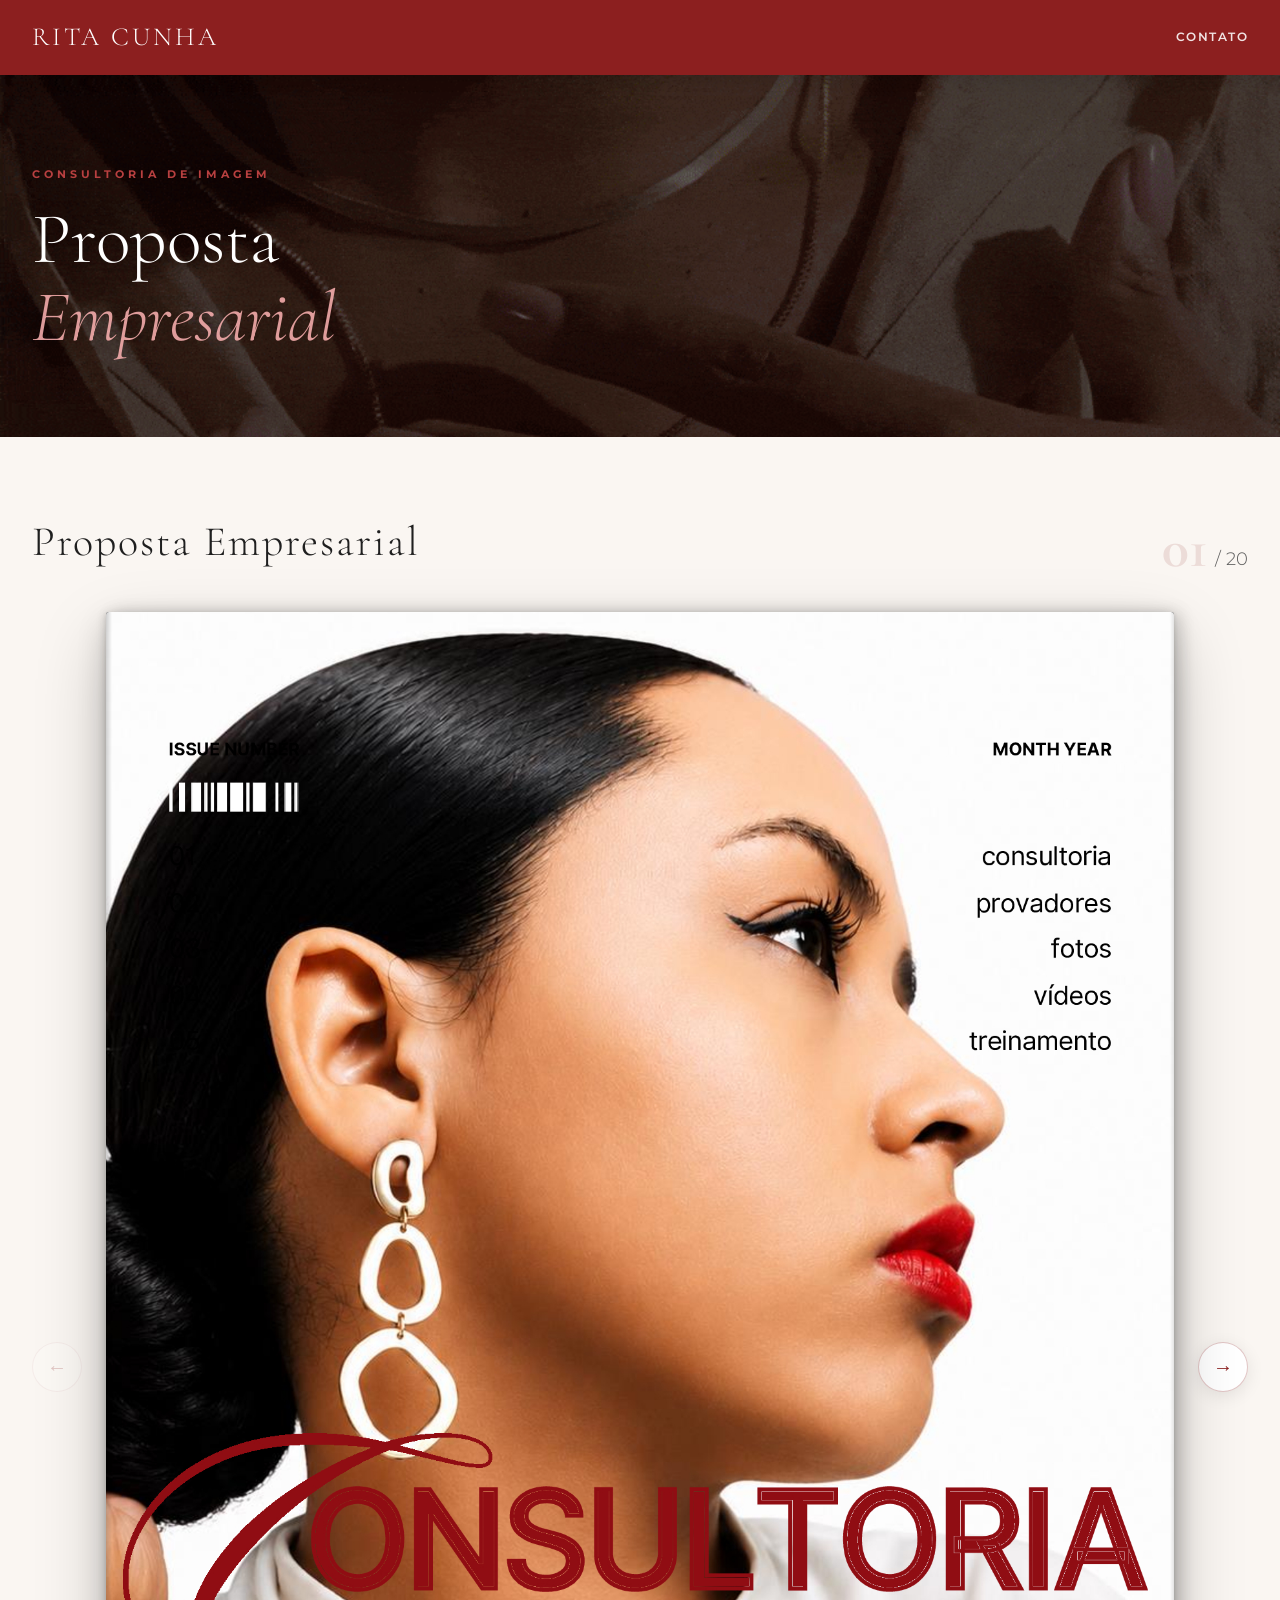
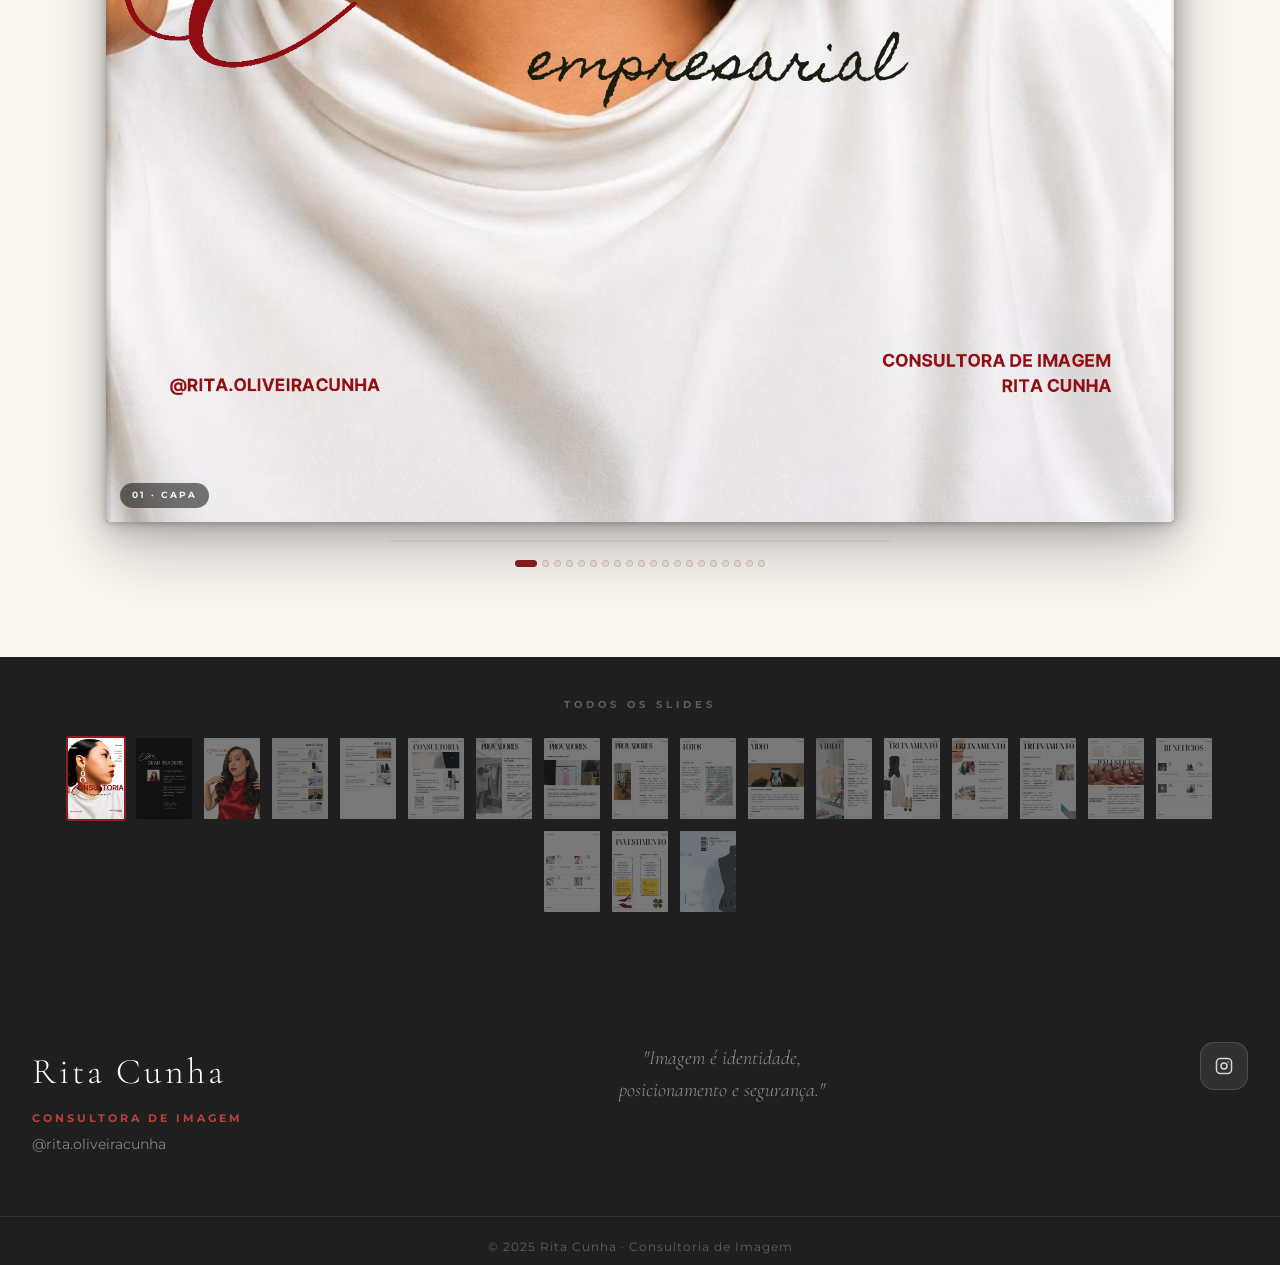
<file: index.html>
<!DOCTYPE html>
<html lang="pt-BR">
<head>
  <meta charset="UTF-8"/>
  <meta name="viewport" content="width=device-width, initial-scale=1.0"/>
  <title>Proposta Empresarial — Rita Cunha · Consultoria de Imagem</title>
  <link rel="preconnect" href="https://fonts.googleapis.com">
  <link rel="preconnect" href="https://fonts.gstatic.com" crossorigin>
  <link href="https://fonts.googleapis.com/css2?family=Cormorant+Garamond:ital,wght@0,300;0,400;0,600;1,300;1,400&family=Montserrat:wght@400;500;600;700;800&display=swap" rel="stylesheet">
  <style>
    *,*::before,*::after{margin:0;padding:0;box-sizing:border-box}
    :root{
      --vinho:#8c1f1f;--vinho-dk:#6a1616;--vinho-lt:#b84040;
      --creme:#faf6f2;--bege:#f0e8e0;--cinza:#5c5c5c;
      --escuro:#1f1f1f;--branco:#ffffff;
      --font-serif:'Cormorant Garamond',Georgia,serif;
      --font-sans:'Montserrat',Arial,sans-serif;
      --trans:.3s ease;
    }
    html{scroll-behavior:smooth}
    body{font-family:var(--font-sans);color:var(--escuro);background:var(--creme);line-height:1.65}
    .container{width:95%;max-width:1400px;margin:auto}

    /* TOPBAR */
    .topbar{background:var(--vinho);padding:16px 0;color:var(--branco);position:sticky;top:0;z-index:1000;transition:padding var(--trans),box-shadow var(--trans);box-shadow:0 2px 16px rgba(0,0,0,.12)}
    .topbar.scrolled{padding:10px 0;box-shadow:0 4px 24px rgba(0,0,0,.22)}
    .nav{display:flex;justify-content:space-between;align-items:center}
    .logo-text{font-family:var(--font-serif);font-size:26px;font-weight:300;letter-spacing:3px;color:var(--branco);text-transform:uppercase;text-decoration:none}
    .nav-right{display:flex;align-items:center;gap:32px}
    .menu{display:flex;gap:28px}
    .menu a{color:rgba(255,255,255,.88);text-decoration:none;font-weight:600;font-size:12px;letter-spacing:1.5px;transition:color var(--trans);position:relative;padding-bottom:2px}
    .menu a::after{content:'';position:absolute;left:0;bottom:-2px;width:0;height:1px;background:var(--branco);transition:width var(--trans)}
    .menu a:hover{color:var(--branco)}.menu a:hover::after{width:100%}
    .menuBtn{display:none;background:none;border:none;cursor:pointer;padding:4px}
    .menuBtn span{display:block;width:24px;height:2px;background:var(--branco);margin:6px 0;border-radius:2px;transition:transform var(--trans),opacity var(--trans)}
    .menuBtn.is-active span:nth-child(1){transform:translateY(8px) rotate(45deg)}
    .menuBtn.is-active span:nth-child(2){opacity:0}
    .menuBtn.is-active span:nth-child(3){transform:translateY(-8px) rotate(-45deg)}

    /* HERO */
    .hero-proposta{background:var(--escuro);padding:90px 0 80px;position:relative;overflow:hidden}
    /* GIF de vídeo como fundo — substitui o degradê vermelho/preto */
    .hero-proposta .hero-video-bg{
      position:absolute;inset:0;
      width:100%;height:100%;
      object-fit:cover;
      object-position:center center;
      z-index:0;
      pointer-events:none;
    }
    /* Overlay escuro leve para garantir legibilidade do texto sobre o GIF */
    .hero-proposta::before{content:'';position:absolute;inset:0;background:rgba(0,0,0,.38);z-index:1}
    .hero-proposta-inner{position:relative;z-index:2;display:flex;align-items:flex-end;justify-content:space-between;gap:40px;flex-wrap:wrap}
    .hero-proposta-tag{font-size:11px;font-weight:700;letter-spacing:4px;color:var(--vinho-lt);text-transform:uppercase;margin-bottom:18px}
    .hero-proposta h1{font-family:var(--font-serif);font-size:clamp(38px,6vw,72px);font-weight:300;line-height:1.08;color:var(--branco)}
    /* "Proposta" agora tem a mesma cor de "Empresarial" */
    .hero-proposta h1 .txt-proposta{font-style:normal;color:rgba(#ffffff)}
    .hero-proposta h1 em{font-style:italic;color:rgba(255,180,180,.85)}

    /* MAGAZINE SECTION */
    .magazine-section{padding:70px 0 90px;background:var(--creme)}
    .mag-header{display:flex;align-items:flex-end;justify-content:space-between;margin-bottom:36px;flex-wrap:wrap;gap:16px}
    .mag-header-left p{font-size:11px;font-weight:700;letter-spacing:4px;color:var(--vinho);text-transform:uppercase;margin-bottom:8px}
    .mag-header-left h2{font-family:var(--font-serif);font-size:clamp(28px,4vw,42px);font-weight:300;letter-spacing:2px;color:var(--escuro)}
    .mag-counter{font-family:var(--font-serif);font-size:56px;font-weight:300;color:rgba(140,31,31,.12);line-height:1;display:flex;align-items:flex-end;gap:2px}
    .mag-counter span{font-size:18px;font-weight:300;color:var(--cinza);margin-bottom:8px;font-family:var(--font-sans)}

    /* ═══════════════════════════════════════════
       FLIPBOOK — layout e estrutura
    ═══════════════════════════════════════════ */
    .flipbook-row{
      display:flex;
      align-items:center;
      justify-content:center;
      gap:24px;
    }

    .side-btn{
      flex-shrink:0;
      width:50px;height:50px;border-radius:50%;
      border:1.5px solid rgba(140,31,31,.25);
      background:var(--branco);color:var(--vinho);
      cursor:pointer;font-size:20px;
      display:flex;align-items:center;justify-content:center;
      box-shadow:0 4px 18px rgba(0,0,0,.09);
      transition:all var(--trans);
    }
    .side-btn:hover:not(:disabled){
      background:var(--vinho);color:var(--branco);
      transform:scale(1.08);
      box-shadow:0 8px 26px rgba(140,31,31,.26);
    }
    .side-btn:active:not(:disabled){transform:scale(0.95)}
    .side-btn:disabled{opacity:.22;cursor:default;box-shadow:none}

    /* O "livro" — proporção A4 retrato */
    .book-wrap{
      flex:1;
      max-width:1200px;
      position:relative;
    }

    /*
      .book-viewport: janela recortada, overflow:hidden
      Dentro dela ficam os Slides num track que desliza
    */
    .book-viewport{
      width:100%;
      aspect-ratio:1/1.4142;
      position:relative;
      overflow:hidden;
      border-radius:3px;
      /* Sombra realista de livro — mais forte na direita (lombada) */
      box-shadow:
        0 2px 4px rgba(0,0,0,.10),
        0 10px 30px rgba(0,0,0,.16),
        0 28px 70px rgba(0,0,0,.22),
        6px 0 16px rgba(0,0,0,.14),
        -3px 0 8px rgba(0,0,0,.07);
      background:#111;
      /* Perspectiva para efeito 3D nos Slides */
      perspective:900px;
    }

    /*
      Sombra de lombada no centro — linha sutil de profundidade
    */
    .book-viewport::before{
      content:'';position:absolute;
      top:0;bottom:0;left:0;width:6px;
      background:linear-gradient(to right,rgba(0,0,0,.18),transparent);
      z-index:50;pointer-events:none;
    }
    .book-viewport::after{
      content:'';position:absolute;
      top:0;bottom:0;right:0;width:4px;
      background:linear-gradient(to left,rgba(0,0,0,.10),transparent);
      z-index:50;pointer-events:none;
    }

    /*
      .Slidetrack: container de todos os Slides lado a lado
      Cada Slide tem width:100% do viewport
      A transição é feita com translateX
    */
    .Slidetrack{
      display:flex;
      height:100%;
      /* transition controlada via JS */
      will-change:transform;
    }

    .Slideitem{
      flex:0 0 100%;
      height:100%;
      position:relative;
      overflow:hidden;
    }

    .Slideitem img{
      width:100%;height:100%;
      object-fit:cover;display:block;
      user-select:none;-webkit-user-drag:none;pointer-events:none;
    }

    /*
      Overlay de sombra direcional que aparece durante a transição
      Simula a curvatura da página sendo virada
    */
    .Slideitem .page-shadow{
      position:absolute;inset:0;
      pointer-events:none;
      opacity:0;
      transition:opacity .1s;
      background:linear-gradient(to right,rgba(0,0,0,.22),transparent 40%,transparent 60%,rgba(0,0,0,.12));
    }
    .Slidetrack.sliding .Slideitem .page-shadow{
      opacity:1;
    }

    /* Badge e número */
    .Slidebadge{
      position:absolute;bottom:14px;left:14px;
      background:rgba(0,0,0,.52);backdrop-filter:blur(6px);
      color:rgba(255,255,255,.92);
      font-size:9px;font-weight:700;letter-spacing:2px;
      padding:5px 12px;border-radius:50px;text-transform:uppercase;
      pointer-events:none;z-index:100;
    }
    .Slidenum{
      position:absolute;bottom:14px;right:14px;
      font-size:10px;font-weight:500;color:rgba(255,255,255,.30);
      letter-spacing:1px;z-index:100;pointer-events:none;
    }

    /* PROGRESS + DOTS */
    .progress-wrap{
      width:100%;max-width:500px;
      margin:18px auto 0;
      height:2px;background:var(--bege);border-radius:1px;overflow:hidden;
    }
    .progress-fill{height:100%;background:var(--vinho);border-radius:1px;transition:width .4s ease}

    .mag-controls{display:flex;align-items:center;justify-content:center;gap:16px;margin-top:18px;flex-wrap:wrap}
    .dots-strip{display:flex;gap:5px;align-items:center;flex-wrap:wrap;justify-content:center;max-width:340px}
    .dot{
      width:7px;height:7px;border-radius:50%;
      background:var(--bege);border:1px solid rgba(140,31,31,.18);
      cursor:pointer;transition:all .22s;padding:0;
    }
    .dot.active{background:var(--vinho);width:22px;border-radius:3px;border-color:var(--vinho)}

    /* THUMBNAILS */
    .thumbs-section{background:var(--escuro);padding:40px 0 50px}
    .thumbs-title{font-size:10px;font-weight:700;letter-spacing:4px;text-transform:uppercase;color:rgba(255,255,255,.28);margin-bottom:18px;text-align:center}
    .thumbs-strip{display:flex;gap:8px;overflow-x:auto;padding:4px 5% 8px;scrollbar-width:thin;scrollbar-color:var(--vinho) #333;justify-content:center;flex-wrap:wrap}
    .thumbs-strip::-webkit-scrollbar{height:4px}
    .thumbs-strip::-webkit-scrollbar-track{background:#333}
    .thumbs-strip::-webkit-scrollbar-thumb{background:var(--vinho);border-radius:2px}
    .thumb{
      flex-shrink:0;width:60px;height:85px;
      border-radius:3px;overflow:hidden;
      border:2px solid transparent;cursor:pointer;
      transition:all .2s;opacity:.42;
    }
    .thumb img{width:100%;height:100%;object-fit:cover;display:block}
    .thumb:hover{opacity:.75;transform:translateY(-3px)}
    .thumb.active{border-color:var(--vinho);opacity:1}

    /* FOOTER */
    .footer{background:var(--escuro);color:var(--branco);padding:70px 0 0}
    .footerInner{display:flex;justify-content:space-between;align-items:flex-start;gap:40px;padding-bottom:60px}
    .footer-brand h3{font-family:var(--font-serif);font-size:36px;font-weight:300;letter-spacing:3px}
    .cargo{color:var(--vinho-lt);font-weight:700;font-size:11px;letter-spacing:3px;margin:8px 0 6px}
    .footer-ig{color:rgba(255,255,255,.45);font-size:14px}
    .footer-center{max-width:280px;text-align:center}
    .footer-quote em{font-family:var(--font-serif);font-size:20px;font-weight:300;font-style:italic;color:rgba(255,255,255,.5);line-height:1.6}
    .socials{display:flex;gap:12px;align-items:center}
    .social{width:48px;height:48px;border-radius:14px;background:rgba(255,255,255,.08);border:1px solid rgba(255,255,255,.14);display:flex;align-items:center;justify-content:center;color:rgba(255,255,255,.8);text-decoration:none;transition:transform var(--trans),background var(--trans)}
    .social:hover{transform:translateY(-5px);background:var(--vinho);border-color:transparent;color:var(--branco)}
    .footer-bottom{border-top:1px solid rgba(255,255,255,.08);padding:20px 5%;text-align:center;font-size:12px;color:rgba(255,255,255,.28);letter-spacing:1px}

    /* RESPONSIVE */
    @media(max-width:640px){
      .flipbook-row{gap:10px}
      .side-btn{width:38px;height:38px;font-size:15px}
      .book-wrap{max-width:100%}
      .mag-counter{display:none}
    }
    @media(max-width:768px){
      .footerInner{flex-direction:column;align-items:center;text-align:center;gap:40px}
      .footer-center{max-width:100%}
      .menu{display:none;flex-direction:column;background:var(--vinho-dk);position:absolute;right:20px;top:60px;padding:20px 28px;border-radius:14px;box-shadow:0 12px 40px rgba(0,0,0,.3);gap:18px;min-width:180px}
      .menu.is-open{display:flex}
      .menu a{font-size:13px}
      .menuBtn{display:block}
      .topbar{position:relative}
    }
    @media(max-width:480px){.hero-proposta h1{font-size:34px}}
  </style>
</head>
<body>

<header class="topbar" id="topo">
  <div class="container nav">
    <a class="logo-text" href="index.html">Rita Cunha</a>
    <button id="menuBtn" class="menuBtn" aria-label="Abrir menu" aria-expanded="false">
      <span></span><span></span><span></span>
    </button>
    <div class="nav-right">
      <nav id="menu" class="menu" aria-label="Menu principal">
        <a href="https://www.instagram.com/rita.oliveiracunha/" target="_blank" rel="noopener">CONTATO</a>
      </nav>
    </div>
  </div>
</header>

<section class="hero-proposta">
  <!-- GIF de vídeo como fundo — coloque seu arquivo em assets/hero-bg.gif (960x540 recomendado) -->
  <img class="hero-video-bg" src="assets/hero-bg.gif" alt="" aria-hidden="true">
  <div class="container hero-proposta-inner">
    <div>
      <p class="hero-proposta-tag">Consultoria de Imagem</p>
      <h1><span class="txt-proposta">Proposta</span><br><em>Empresarial</em></h1>
    </div>
  </div>
</section>

<section class="magazine-section" id="proposta">
  <div class="container">
    <div class="mag-header">
      <div class="mag-header-left">
        <h2>Proposta Empresarial</h2>
      </div>
      <div class="mag-counter">
        <strong id="magCur">01</strong>
        <span>&nbsp;/ 20</span>
      </div>
    </div>

    <div class="flipbook-row">
      <button class="side-btn" id="prevBtn" disabled aria-label="Slide anterior">&#8592;</button>

      <div class="book-wrap">
        <div class="book-viewport" id="bookViewport">

          <!-- Slide track — todos os Slides em linha -->
          <div class="Slidetrack" id="SlideTrack">
            <div class="Slideitem"><img src="assets/Slide1.jpg"  alt="Slide 01" draggable="false"><div class="page-shadow"></div></div>
            <div class="Slideitem"><img src="assets/Slide2.jpg"  alt="Slide 02" draggable="false"><div class="page-shadow"></div></div>
            <div class="Slideitem"><img src="assets/Slide3.jpg"  alt="Slide 03" draggable="false"><div class="page-shadow"></div></div>
            <div class="Slideitem"><img src="assets/Slide4.jpg"  alt="Slide 04" draggable="false"><div class="page-shadow"></div></div>
            <div class="Slideitem"><img src="assets/Slide5.jpg"  alt="Slide 05" draggable="false"><div class="page-shadow"></div></div>
            <div class="Slideitem"><img src="assets/Slide6.jpg"  alt="Slide 06" draggable="false"><div class="page-shadow"></div></div>
            <div class="Slideitem"><img src="assets/Slide7.jpg"  alt="Slide 07" draggable="false"><div class="page-shadow"></div></div>
            <div class="Slideitem"><img src="assets/Slide8.jpg"  alt="Slide 08" draggable="false"><div class="page-shadow"></div></div>
            <div class="Slideitem"><img src="assets/Slide9.jpg"  alt="Slide 09" draggable="false"><div class="page-shadow"></div></div>
            <div class="Slideitem"><img src="assets/Slide10.jpg" alt="Slide 10" draggable="false"><div class="page-shadow"></div></div>
            <div class="Slideitem"><img src="assets/Slide11.jpg" alt="Slide 11" draggable="false"><div class="page-shadow"></div></div>
            <div class="Slideitem"><img src="assets/Slide12.jpg" alt="Slide 12" draggable="false"><div class="page-shadow"></div></div>
            <div class="Slideitem"><img src="assets/Slide13.jpg" alt="Slide 13" draggable="false"><div class="page-shadow"></div></div>
            <div class="Slideitem"><img src="assets/Slide14.jpg" alt="Slide 14" draggable="false"><div class="page-shadow"></div></div>
            <div class="Slideitem"><img src="assets/Slide15.jpg" alt="Slide 15" draggable="false"><div class="page-shadow"></div></div>
            <div class="Slideitem"><img src="assets/Slide16.jpg" alt="Slide 16" draggable="false"><div class="page-shadow"></div></div>
            <div class="Slideitem"><img src="assets/Slide17.jpg" alt="Slide 17" draggable="false"><div class="page-shadow"></div></div>
            <div class="Slideitem"><img src="assets/Slide18.jpg" alt="Slide 18" draggable="false"><div class="page-shadow"></div></div>
	    <div class="Slideitem"><img src="assets/Slide19.jpg" alt="Slide 19" draggable="false"><div class="page-shadow"></div></div>
            <div class="Slideitem"><img src="assets/Slide20.jpg" alt="Slide 20" draggable="false"><div class="page-shadow"></div></div>
          </div>

          <!-- Overlays fixos (ficam sobre o track, não deslizam) -->
          <span class="Slidebadge" id="stageBadge">01 · Capa</span>
          <span class="Slidenum"   id="stageNum">01 / 20</span>
        </div>
      </div>

      <button class="side-btn" id="nextBtn" aria-label="Próximo Slide">&#8594;</button>
    </div>

    <div class="progress-wrap">
      <div class="progress-fill" id="progressFill" style="width:0%"></div>
    </div>
    <div class="mag-controls">
      <div class="dots-strip" id="dotsStrip"></div>
    </div>
  </div>
</section>

<section class="thumbs-section">
  <div class="thumbs-title">Todos os Slides</div>
  <div class="thumbs-strip" id="thumbsStrip"></div>
</section>

<footer id="contato" class="footer">
  <div class="container footerInner">
    <div class="footer-brand">
      <h3>Rita Cunha</h3>
      <p class="cargo">CONSULTORA DE IMAGEM</p>
      <p class="footer-ig">@rita.oliveiracunha</p>
    </div>
    <div class="footer-center">
      <p class="footer-quote"><em>"Imagem é identidade,<br>posicionamento e segurança."</em></p>
    </div>
    <div class="socials">
      <a class="social" href="https://www.instagram.com/rita.oliveiracunha/" target="_blank" rel="noopener" aria-label="Instagram">
        <svg viewBox="0 0 24 24" fill="none" stroke="currentColor" stroke-width="2" width="18" height="18"><rect x="2" y="2" width="20" height="20" rx="5"/><circle cx="12" cy="12" r="4"/><circle cx="17.5" cy="6.5" r="1" fill="currentColor" stroke="none"/></svg>
      </a>
    </div>
  </div>
  <div class="footer-bottom"><p>© 2025 Rita Cunha · Consultoria de Imagem</p></div>
</footer>

<script>
const SlideS = [
  {src:'assets/Slide1.jpg',  badge:'01 · Capa'},
  {src:'assets/Slide2.jpg',  badge:'02 · Contra Capa'},
  {src:'assets/Slide3.jpg',  badge:'03 · Contra Capa'},
  {src:'assets/Slide4.jpg',  badge:'04 · Catálogo'},
  {src:'assets/Slide5.jpg',  badge:'05 · Catálogo'},
  {src:'assets/Slide6.jpg',  badge:'06 · Provadores'},
  {src:'assets/Slide7.jpg',  badge:'07 · Provadores'},
  {src:'assets/Slide8.jpg',  badge:'08 · Provadores'},
  {src:'assets/Slide9.jpg',  badge:'09 · Fotos'},
  {src:'assets/Slide10.jpg', badge:'10 · Vídeo'},
  {src:'assets/Slide11.jpg', badge:'11 · Vídeo'},
  {src:'assets/Slide12.jpg', badge:'12 · Treinamento'},
  {src:'assets/Slide13.jpg', badge:'13 · Treinamento'},
  {src:'assets/Slide14.jpg', badge:'14 · Treinamento'},
  {src:'assets/Slide15.jpg', badge:'15 · Palestras'},
  {src:'assets/Slide16.jpg', badge:'16 · Benefícios'},
  {src:'assets/Slide17.jpg', badge:'17 · Benefícios'},
  {src:'assets/Slide18.jpg', badge:'18 · Investimento'},
  {src:'assets/Slide19.jpg', badge:'19 · Pagamento'},
  {src:'assets/Slide20.jpg', badge:'19 · Revista'},
];

/* ─── Configuração da animação ───────────────────────────────
   Efeito: Slide horizontal com aceleração/desaceleração suave
   + leve escala no Slide que entra (parece "emergir" da página)
   + sombra direcional durante o movimento
─────────────────────────────────────────────────────────────── */
const DURATION  = 520;  // ms — tempo de transição
const EASING    = 'cubic-bezier(0.32, 0, 0.18, 1)'; // ease-in-out agressivo

let current   = 0;
let busy      = false;
let touchX0   = 0;
let touchY0   = 0;
let dragX     = 0;
let isDragging= false;

const track        = document.getElementById('SlideTrack');
const viewport     = document.getElementById('bookViewport');
const stageBadge   = document.getElementById('stageBadge');
const stageNum     = document.getElementById('stageNum');
const magCur       = document.getElementById('magCur');
const prevBtn      = document.getElementById('prevBtn');
const nextBtn      = document.getElementById('nextBtn');
const dotsStrip    = document.getElementById('dotsStrip');
const thumbsStrip  = document.getElementById('thumbsStrip');
const progressFill = document.getElementById('progressFill');

/* Posiciona o track sem animação */
function setPosition(idx, animate) {
  if (animate) {
    track.style.transition = `transform ${DURATION}ms ${EASING}`;
  } else {
    track.style.transition = 'none';
  }
  track.style.transform = `translateX(${-idx * 100}%)`;
}

/* Inicializar — posicionar no primeiro Slide sem animação */
setPosition(0, false);

/* Dots */
SlideS.forEach((_,i) => {
  const d = document.createElement('button');
  d.className = 'dot' + (i === 0 ? ' active' : '');
  d.setAttribute('aria-label', 'Slide ' + (i+1));
  d.addEventListener('click', () => goTo(i));
  dotsStrip.appendChild(d);
});

/* Thumbnails */
SlideS.forEach((s,i) => {
  const t = document.createElement('div');
  t.className = 'thumb' + (i === 0 ? ' active' : '');
  t.innerHTML = `<img src="${s.src}" alt="${s.badge}" loading="lazy">`;
  t.addEventListener('click', () => goTo(i));
  thumbsStrip.appendChild(t);
});

function updateUI() {
  const n = current + 1;
  stageBadge.textContent  = SlideS[current].badge;
  stageNum.textContent    = String(n).padStart(2,'0') + ' / ' + SlideS.length;
  magCur.textContent      = String(n).padStart(2,'0');
  prevBtn.disabled        = current === 0;
  nextBtn.disabled        = current === SlideS.length - 1;
  progressFill.style.width = (current / (SlideS.length - 1) * 100) + '%';
  document.querySelectorAll('.dot').forEach((d,i)  => d.classList.toggle('active', i === current));
  document.querySelectorAll('.thumb').forEach((t,i) => t.classList.toggle('active', i === current));
  /* Scroll horizontal apenas dentro do strip de thumbnails */
  const th = thumbsStrip.children[current];
  if (th) {
    const stripLeft = thumbsStrip.scrollLeft;
    const stripWidth = thumbsStrip.offsetWidth;
    const thLeft = th.offsetLeft;
    const thWidth = th.offsetWidth;
    const target = thLeft - (stripWidth / 2) + (thWidth / 2);
    thumbsStrip.scrollTo({left: target, behavior: 'smooth'});
  }
}

function goTo(idx) {
  if (busy || idx === current || idx < 0 || idx >= SlideS.length) return;
  busy = true;

  track.classList.add('sliding');
  setPosition(idx, true);
  current = idx;
  updateUI();

  setTimeout(() => {
    track.classList.remove('sliding');
    busy = false;
  }, DURATION + 30);
}

/* Botões */
prevBtn.addEventListener('click', () => goTo(current - 1));
nextBtn.addEventListener('click', () => goTo(current + 1));

/* ─── Touch / swipe com feedback visual em tempo real ────────
   O utilizador pode ver o Slide deslizando enquanto arrasta,
   e ao soltar ele snapa para o Slide correto.
─────────────────────────────────────────────────────────────── */
viewport.addEventListener('touchstart', e => {
  if (busy) return;
  touchX0   = e.touches[0].clientX;
  touchY0   = e.touches[0].clientY;
  dragX     = 0;
  isDragging= false;
  /* Remover transição durante o drag */
  track.style.transition = 'none';
}, {passive: true});

viewport.addEventListener('touchmove', e => {
  if (busy) return;
  const dx = e.touches[0].clientX - touchX0;
  const dy = e.touches[0].clientY - touchY0;

  /* Só tratar como drag horizontal se for mais horizontal que vertical */
  if (!isDragging && Math.abs(dx) < Math.abs(dy)) return;
  isDragging = true;

  dragX = dx;

  /* Resistência nas bordas (primeiro/último Slide) */
  let resistance = 1;
  if ((current === 0 && dx > 0) || (current === SlideS.length - 1 && dx < 0)) {
    resistance = 0.18;
  }

  /* Mover o track em tempo real */
  const base   = -current * 100;            /* % do Slide atual */
  const offset = (dragX * resistance / viewport.offsetWidth) * 100;
  track.style.transform = `translateX(calc(${base}% + ${dragX * resistance}px))`;
}, {passive: true});

viewport.addEventListener('touchend', e => {
  if (!isDragging) return;
  isDragging = false;

  const threshold = viewport.offsetWidth * 0.22; /* 22% da largura para trocar */

  if (dragX < -threshold && current < SlideS.length - 1) {
    goTo(current + 1);
  } else if (dragX > threshold && current > 0) {
    goTo(current - 1);
  } else {
    /* Snap de volta para o Slide atual */
    track.style.transition = `transform ${DURATION * 0.6}ms ${EASING}`;
    track.style.transform  = `translateX(${-current * 100}%)`;
    setTimeout(() => { busy = false; }, DURATION * 0.6);
  }
}, {passive: true});

/* Teclado */
document.addEventListener('keydown', e => {
  if      (e.key === 'ArrowRight') goTo(current + 1);
  else if (e.key === 'ArrowLeft')  goTo(current - 1);
});

/* Navbar */
window.addEventListener('scroll', () => {
  document.getElementById('topo').classList.toggle('scrolled', window.scrollY > 40);
}, {passive: true});

/* Hamburger */
document.getElementById('menuBtn').addEventListener('click', function() {
  this.classList.toggle('is-active');
  document.getElementById('menu').classList.toggle('is-open');
  this.setAttribute('aria-expanded', this.classList.contains('is-active'));
});

updateUI();
</script>
</body>
</html>
</file>
